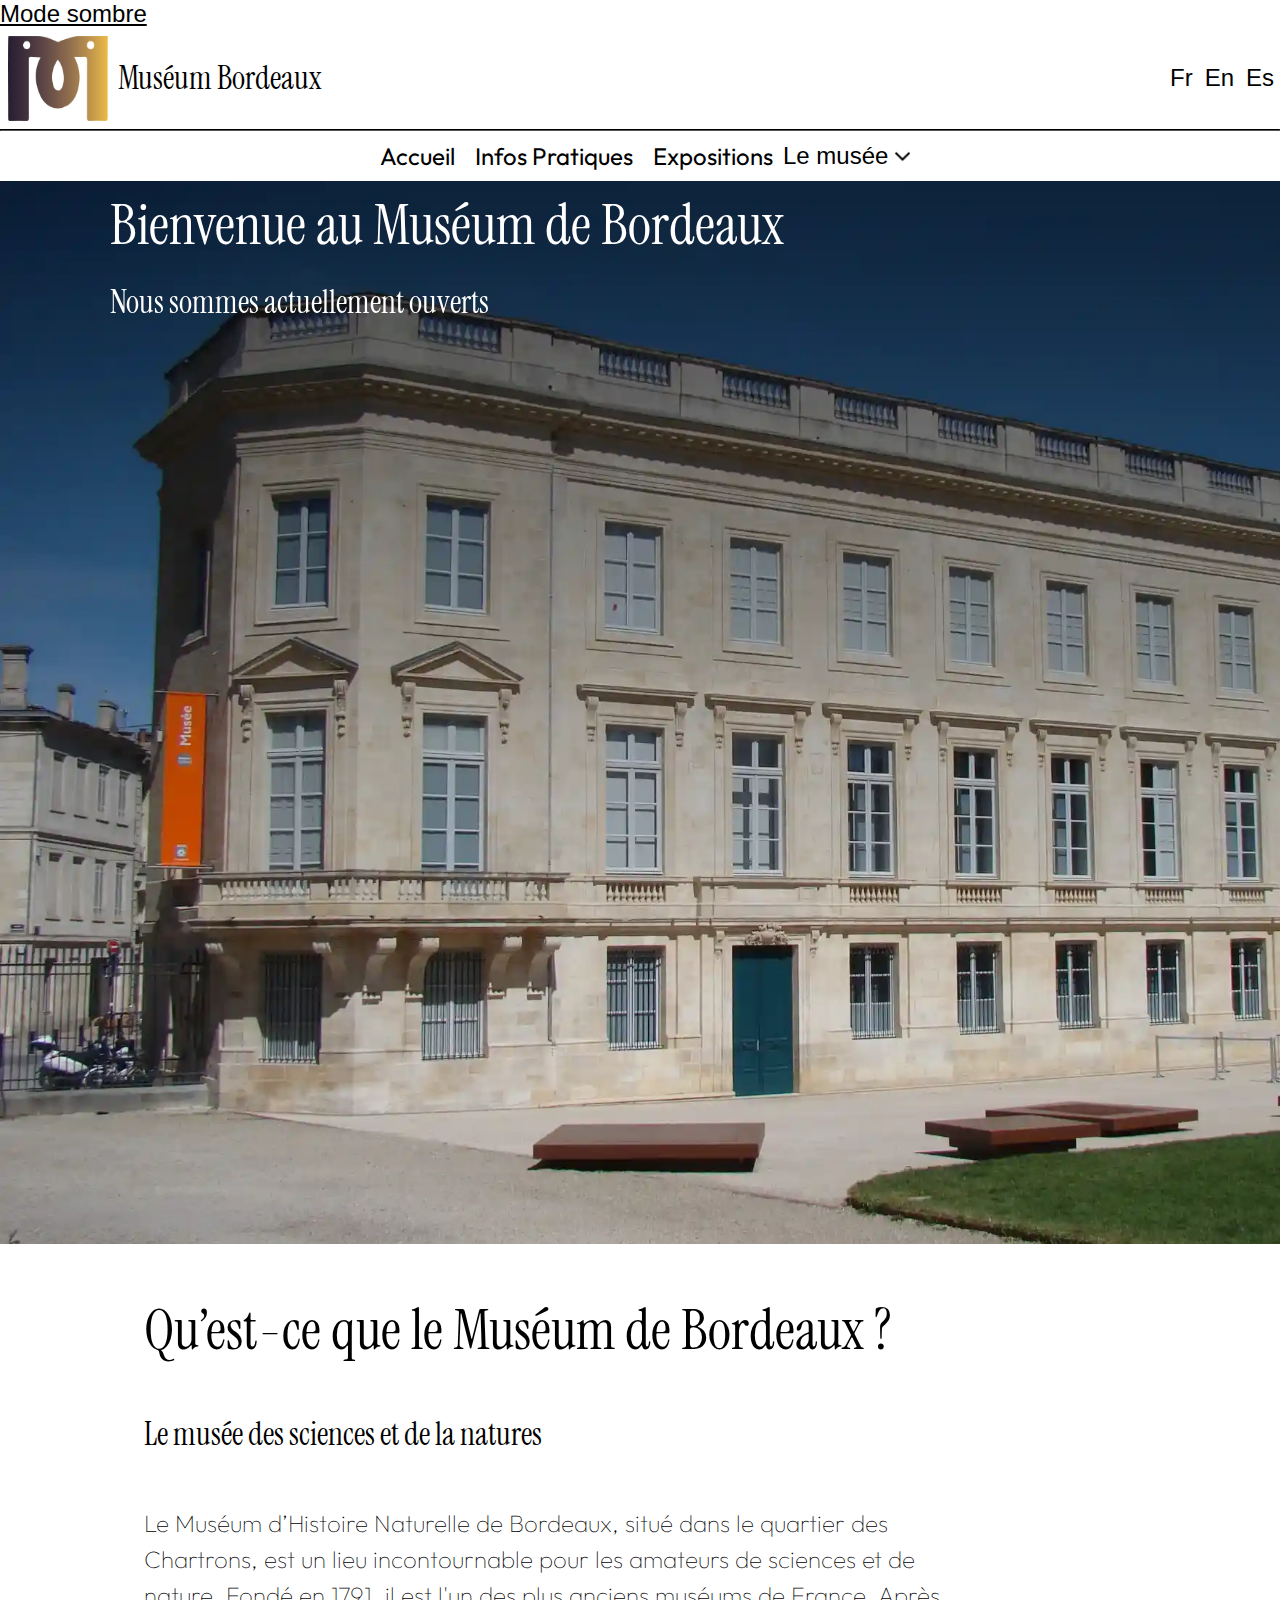
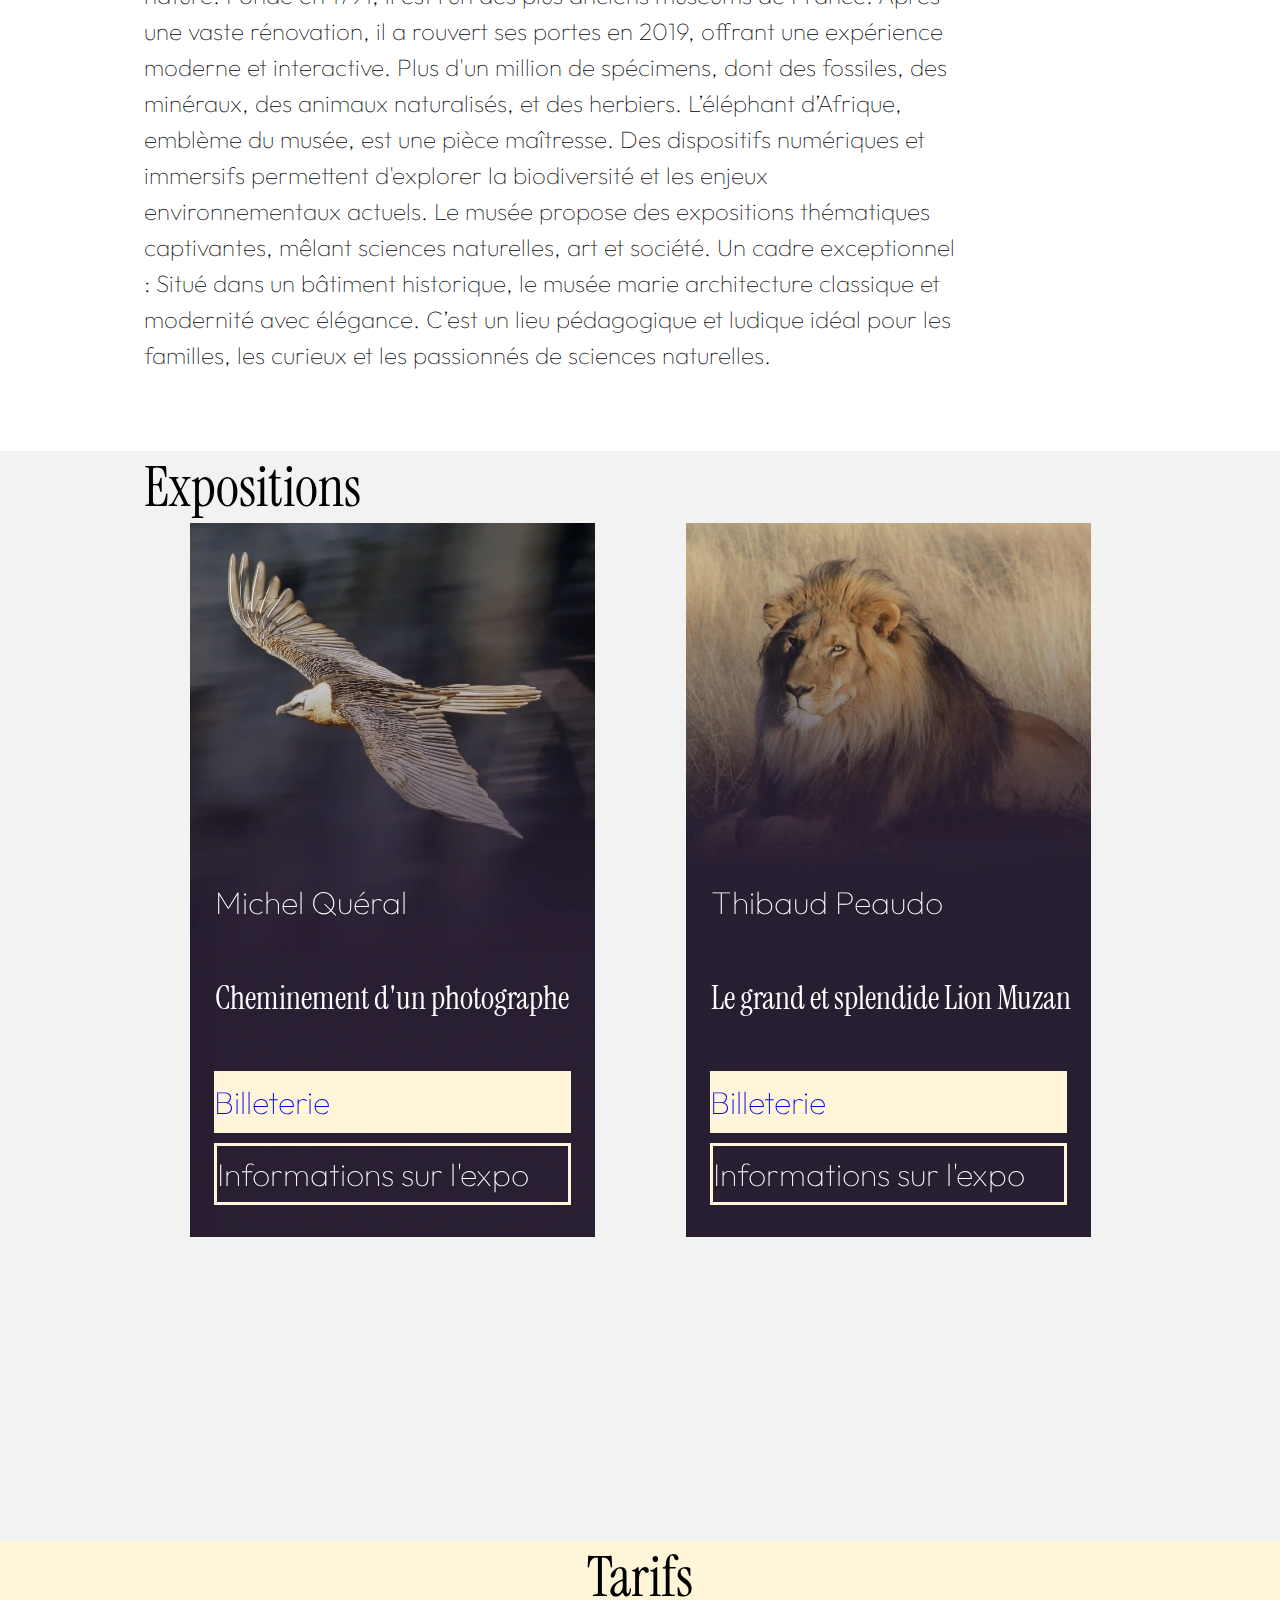
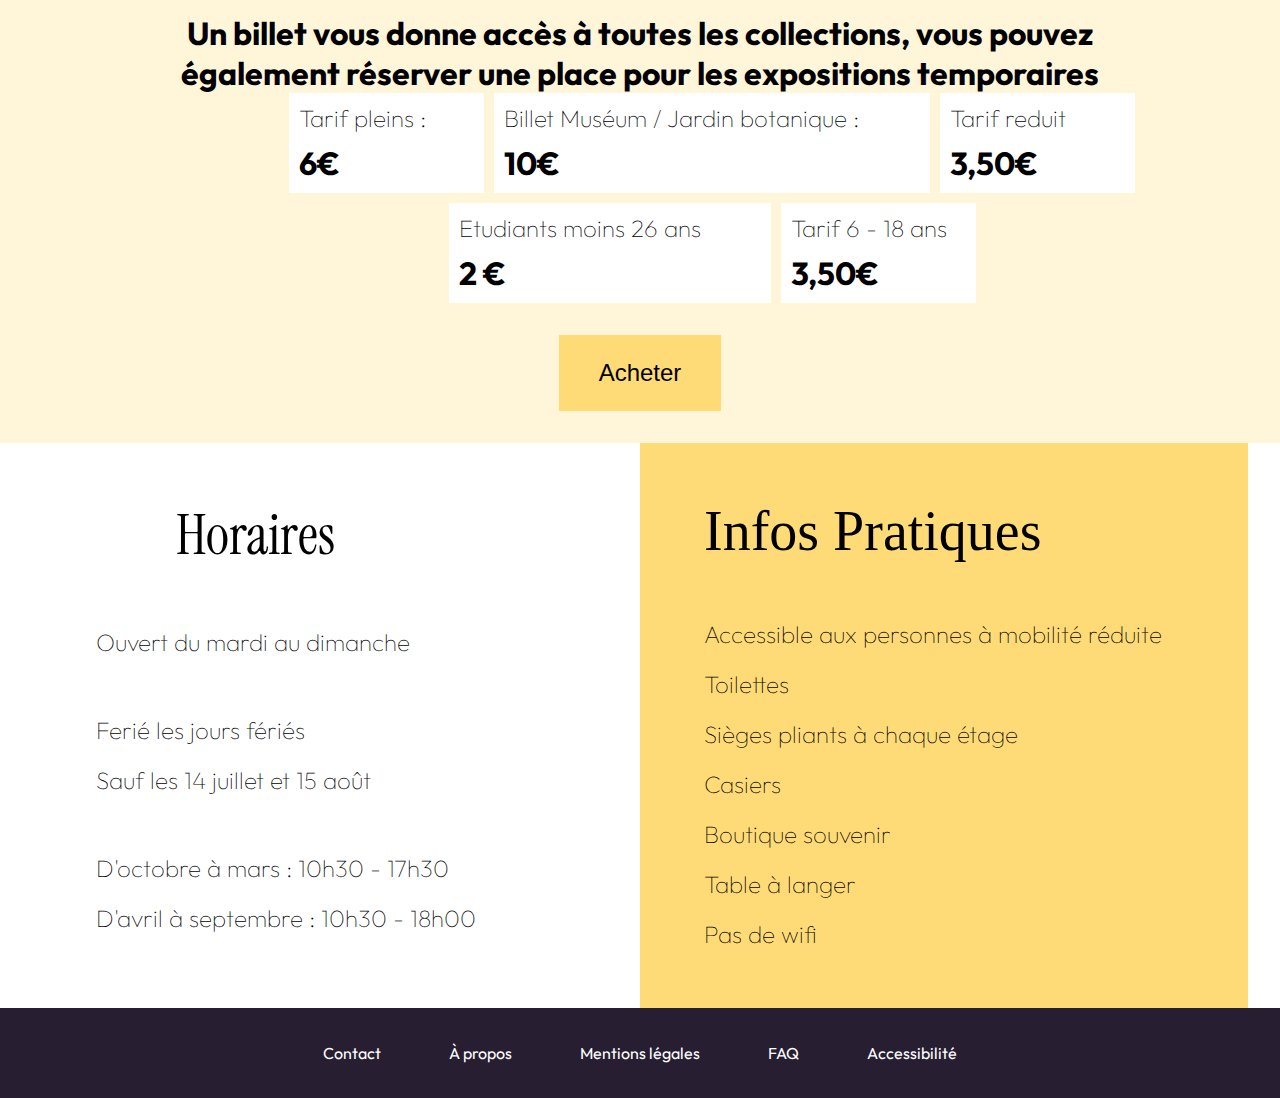
<file: index.html>
<!DOCTYPE html>
<html lang="fr">

<head>
    <link rel="stylesheet" href="stylesheet.css">
    <meta charset="UTF-8">
    <meta name="viewport" content="width=device-width, initial-scale=1.0">
    <title>Muséum de Bordeaux</title>
    <script src="javascript.js" defer></script>
</head>
<!-- test -->
<body onscroll="cachermenu()">
    <header>
        <button id="darkModeToggle">Mode sombre</button>
        <div class="divheader">
            <div class="logonom">
                <img src="images/LOGO.webp" alt="logo" width="100px">
                <h1 class="titre"> Muséum Bordeaux</h1>
            </div>

            <div id="langue" class="divheader">
                <button>Fr</button>
                <button>En</button>
                <button>Es</button>
            </div>
            <div class="menutel">
                <button popovertarget="menutelephone">
                    <img id="burger" src="images/burger.png" alt="Menu burger">
                </button>
            </div>
            <nav popover="" id="menutelephone" class="telnavig">
                <div class="lesdestinations">
                    <ul>
                        <li><a href="index.html">Accueil</a></li>
                        <li><a href="404.html">Infos pratiques</a></li>
                        <li><a href="expo.html">Expositions</a></li>
                        <li><a href="404.html">Histoire du musée</a></li>
                        <li><a href="404.html">Rénovation</a></li>
                        <li><a href="404.html">Newsletter</a></li>
                        <li><a href="404.html">Et ailleurs</a></li>
                    </ul>
                </div>
            </nav>
        </div>
        </div>
        <hr>
        <nav>
            <a href="index.html">Accueil</a>
            <a href="404.html">Infos Pratiques</a>
            <a href="expo.html">Expositions</a>
            <button id="boutonmenu" onclick="affichermenu()">
                <span>Le musée</span>
                <img class="icone" id="fleche" src="images/fleche.webp" alt="fleche">
            </button>
        </nav>
        <div id="menuderoulant">
            <a href="404.html">Histoire du musée</a>
            <a href="404.html">Rénovation</a>
            <a href="404.html">Newsletter</a>
            <a href="404.html">Et ailleurs</a>
        </div>
    </header>
    <main>
        <section class="imagemusee">
            <img class="fondmenu" src="images/fondmenu.webp" alt="Fond du musée" width="1700x">
            <h1 class="titrebienvenue"> Bienvenue au Muséum de Bordeaux</h1>
            <h2 class="soustitrebienvenue">Nous sommes actuellement ouverts</h2>
        </section>
        <section class="presentation">
            <h1>Qu’est-ce que le Muséum de Bordeaux ?</h1>
            <h2>Le musée des sciences et de la natures</h2>
            <div class="carre">
                <p>Le Muséum d’Histoire Naturelle de Bordeaux, situé dans le quartier des Chartrons, est un lieu
                    incontournable pour les amateurs de sciences et de nature. Fondé en 1791, il est l'un des plus
                    anciens
                    muséums de France. Après une vaste rénovation, il a rouvert ses portes en 2019, offrant une
                    expérience
                    moderne et interactive.
                    Plus d'un million de spécimens, dont des fossiles, des minéraux, des animaux naturalisés, et des
                    herbiers. L’éléphant d’Afrique, emblème du musée, est une pièce maîtresse.
                    Des dispositifs numériques et immersifs permettent d'explorer la biodiversité et les enjeux
                    environnementaux actuels.
                    Le musée propose des expositions thématiques captivantes, mêlant sciences naturelles, art et
                    société.
                    Un cadre exceptionnel : Situé dans un bâtiment historique, le musée marie architecture classique et
                    modernité avec élégance.
                    C’est un lieu pédagogique et ludique idéal pour les familles, les curieux et les passionnés de
                    sciences
                    naturelles.</p>
                <p class="mobtext"> Le Muséum d’Histoire Naturelle de Bordeaux, situé dans le quartier des Chartrons,
                    est un lieu
                    incontournable pour les amateurs de sciences et de nature. Fondé en 1791, il est l'un des plus
                    anciens
                    muséums de France. Après une vaste rénovation, il a rouvert ses portes en 2019, offrant une
                    expérience
                    moderne et interactive.
                </p>
            </div>
        </section>
        <section class=fondexpos>
            <section class="expos">
                <h1>Expositions</h1>
                <div id="carte" class="cards">
                    <article class="card">
                        <div class="content">
                            <img src="images/card.webp" alt="Hot air balloons">
                            <h2> Michel Quéral </h2>
                            <h1> Cheminement d'un photographe </h1>
                            <div class="button-container">
                                <button id="billet"> <span><a href="expo.html">Billeterie</a></span> </button>
                            </div>
                            <div class="button-container2">
                                <button id="infoexpo" onclick="location.href='expo.html'"> <span>Informations sur
                                        l'expo</span> </button>
                            </div>
                        </div>
                    </article>
                    <article id="carte" class="card2">
                        <div class="content2">
                            <img src="images/card2.webp" alt="Hot air balloons">
                            <h2>Thibaud Peaudo</h2>
                            <h1>Le grand et splendide Lion Muzan </h1>
                            <div class="button-container3">
                                <button id="billet2"> <span><a href="expo.html">Billeterie</a></span> </button>
                            </div>
                            <div class="button-container4">
                                <button id="infoexpo2" onclick="location.href='expo.html'"> <span>Informations sur
                                        l'expo</span> </button>
                            </div>
                        </div>
                    </article>
            </section>
        </section>
        <section id="reserver">
            <h1 class="tarifstitre">Tarifs</h1>
            <h3>Un billet vous donne accès à toutes les collections, vous pouvez <br> également réserver une place
                pour les expositions temporaires</h3>
            <div id="Infos_tarifs">
                <div>
                    <section id="tarifplein" class="tarif-box">
                        <p class="titreprix">Tarif pleins :</p>
                        <p class="prix">6€</p>
                    </section>
                    <section id="billetcouple" class="tarif-box">
                        <p class="titreprix">Billet Muséum / Jardin botanique :</p>
                        <p class="prix">10€</p>
                    </section>
                    <section id="tarifreduit" class="tarif-box">
                        <p class="titreprix">Tarif reduit</p>
                        <p class="prix">3,50€</p>
                    </section>
                </div>
                <div>
                    <section id="etudiant" class="tarif-box">
                        <p class="titreprix">Etudiants moins 26 ans</p>
                        <p class="prix">2 €</p>
                    </section>
                    <section id="tarif618ans" class="tarif-box">
                        <p class="titreprix">Tarif 6 - 18 ans</p>
                        <p class="prix">3,50€</p>
                    </section>
                </div>
            </div>
            <input class="styled" type="button" value="Acheter" />
        </section>
        <section class="horairesinfos">
            <div class="horaires">
                <h1> Horaires</h1>
                <h2> Ouvert du mardi au dimanche</h2>
                <br>
                <h2>Ferié les jours fériés</h2>
                <h2>Sauf les 14 juillet et 15 août</h2>
                <br>
                <h2>D'octobre à mars : 10h30 - 17h30</h2>
                <h2>D'avril à septembre : 10h30 - 18h00</h2>
            </div>
            <div class="infospratiques">
                <h1> Infos Pratiques</h1>
                <h2> Accessible aux personnes à mobilité réduite</h2>
                <h2>Toilettes</h2>
                <h2>Sièges pliants à chaque étage</h2>
                <h2>Casiers</h2>
                <h2>Boutique souvenir</h2>
                <h2>Table à langer</h2>
                <h2>Pas de wifi</h2>
            </div>
        </section>

    </main>
    <footer>
        <ul>
            <li><a href="">Contact</a></li>
            <li><a href="">À propos</a></li>
            <li><a href="">Mentions légales</a></li>
            <li><a href="">FAQ</a></li>
            <li><a href="">Accessibilité</a></li>
        </ul>
    </footer>
</body>

</html>
</file>
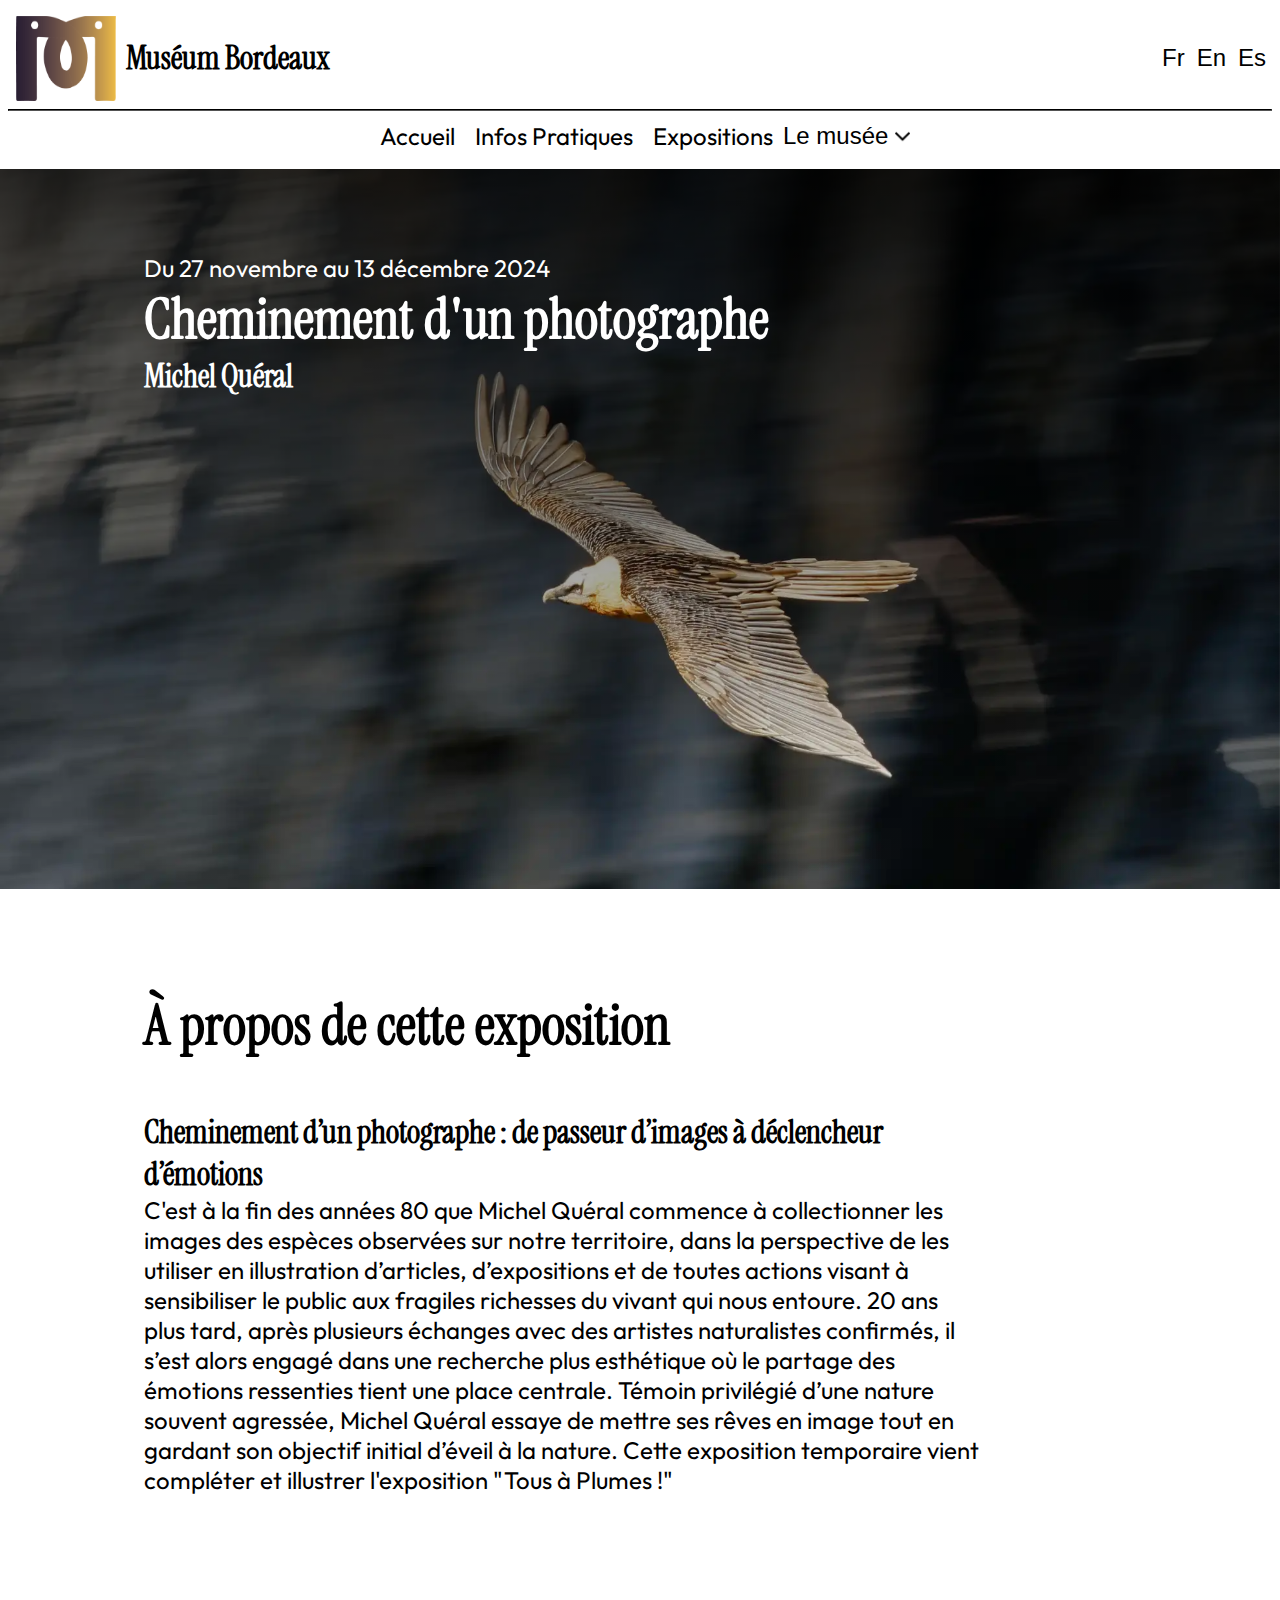
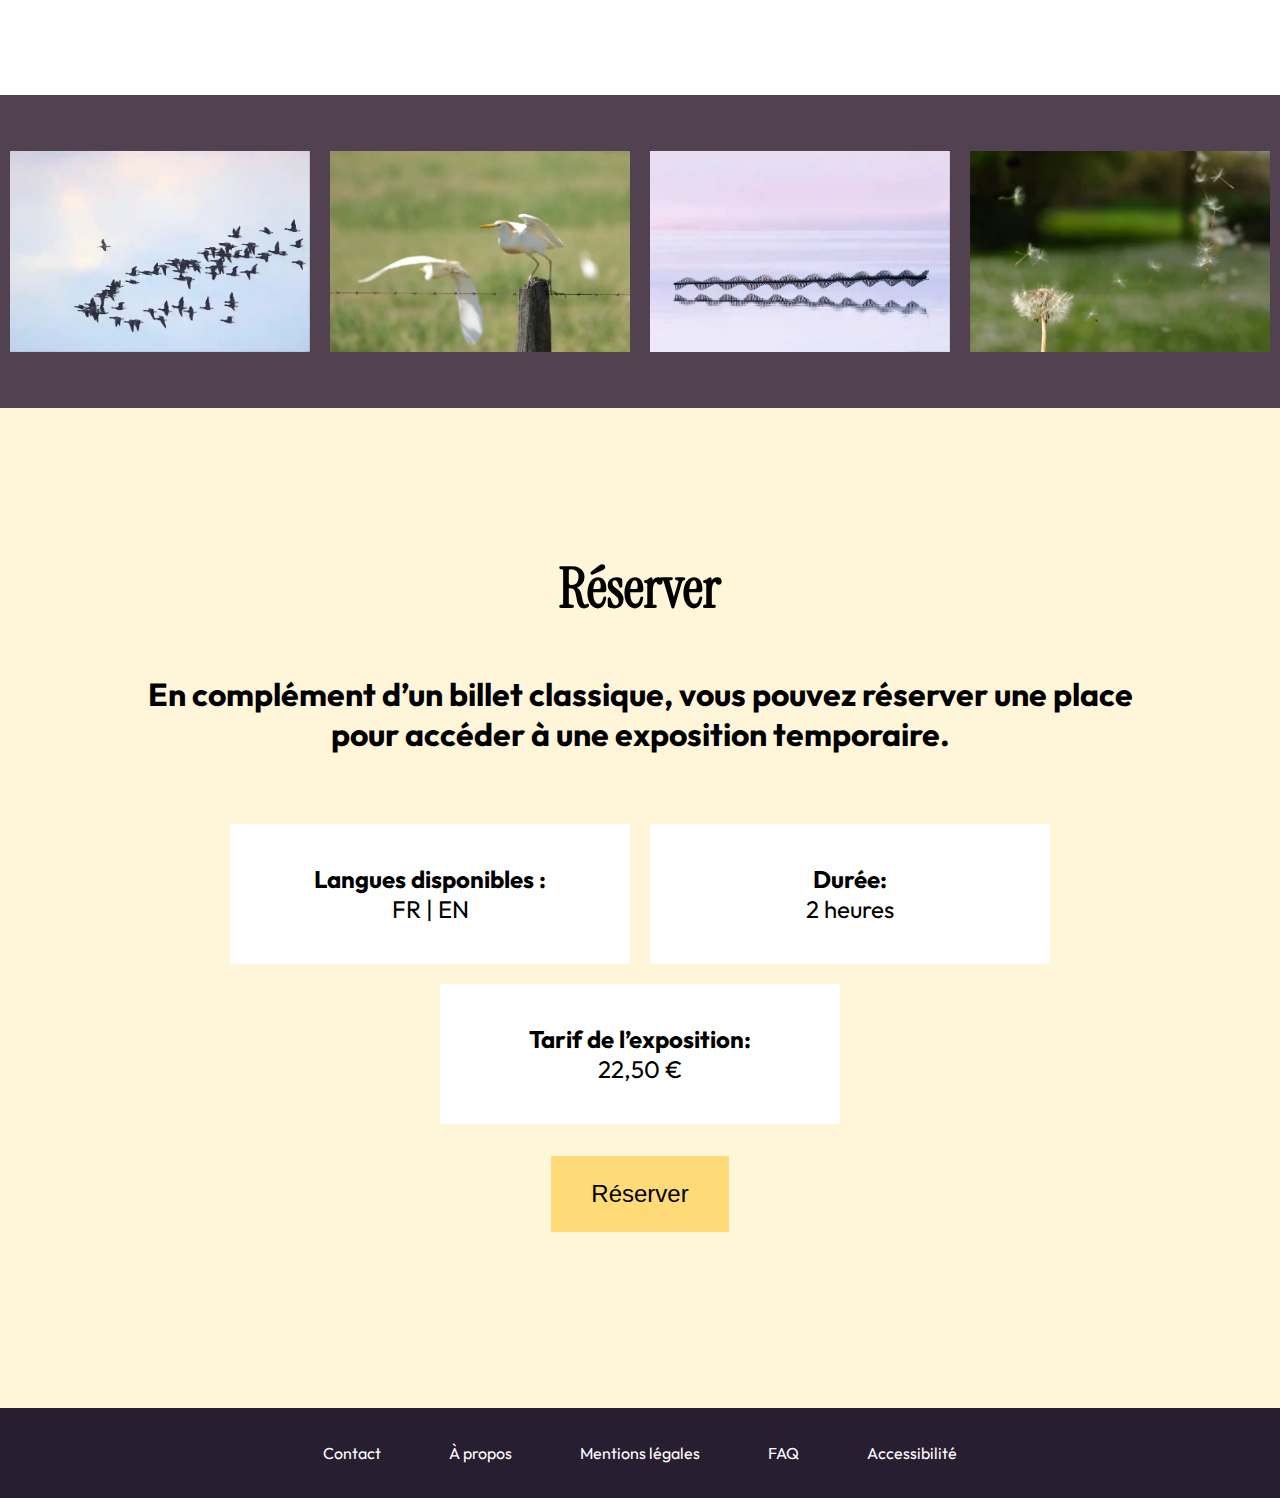
<file: expo.html>
<!DOCTYPE html>
<html lang="fr">
<head>
    <meta charset="UTF-8">
    <meta name="viewport" content="width=device-width, initial-scale=1.0">
    <title>Exposition</title>
    <link rel="stylesheet" href="style_expo.css">
    <script src="javascript.js"></script>
</head>
<body>
    <header>
        <div class="divheader">
            <div class="logonom">
                <img src="images/LOGO.webp" alt="logo" width="100px">
                <h1 class="titre"> Muséum Bordeaux</h1>
            </div>
            <div id=langue class="divheader">
                <button> Fr </button>
                <button> En </button>
                <button> Es </button>
            </div>
            <div class="menutel">
                <button popovertarget="menutelephone">
                    <img id="burger" src="images/burger.png" alt="Menu burger">
                </button>
            </div>
            <nav popover="" id="menutelephone" class="telnavig">
                <div class="lesdestinations">
                    <ul>
                        <li><a href="index.html">Accueil</a></li>
                        <li><a href="404.html">Infos pratiques</a></li>
                        <li><a href="expo.html">Expositions</a></li>
                        <li><a href="404.html">Histoire du musée</a></li>
                        <li><a href="404.html">Rénovation</a></li>
                        <li><a href="404.html">Newsletter</a></li>
                        <li><a href="404.html">Et ailleurs</a></li>
                    </ul>
                </div>
        </div>
        <hr>
        <nav>
            <a href="index.html">Accueil</a>
            <a href="404.html">Infos Pratiques</a>
            <a href="expo.html">Expositions</a>
            <button id="boutonmenu" onclick="affichermenu()">
                <span>Le musée</span>
                <img class="icone" src="images/fleche.webp" alt="fleche">
            </button>
        </nav>
        <div id="menuderoulant">
            <a href="404.html">Histoire du musée</a>
            <a href="404.html">Rénovation</a>
            <a href="404.html">Newsletter</a>
            <a href="404.html">Et ailleurs</a>
        </div>
    </header>
    <section id="le_haut"> <!-- photo + titre -->
        <p id="date">Du 27 novembre au 13 décembre 2024</p>
        <h1 id="titre_expo">Cheminement d'un photographe</h1>
        <h2 id="auteur">Michel Quéral</h2>
    </section>
    <section id="description">
        <h1>À propos de cette exposition</h1>
        <h2>Cheminement d’un photographe : de passeur d’images à déclencheur d’émotions</h2>
        <p>C'est à la fin des années 80 que Michel Quéral commence à collectionner les images des espèces observées sur notre territoire, dans la perspective de les utiliser en illustration d’articles, d’expositions et de toutes actions visant à sensibiliser le public aux fragiles richesses du vivant qui nous entoure.  
        20 ans plus tard, après plusieurs échanges avec des artistes naturalistes confirmés, il s’est alors engagé dans une recherche plus esthétique où le partage des émotions ressenties tient une place centrale.  
        Témoin privilégié d’une nature souvent agressée, Michel Quéral essaye de mettre ses rêves en image tout en gardant son objectif initial d’éveil à la nature.  
        Cette exposition temporaire vient compléter et illustrer l'exposition "Tous à Plumes !"</p>
    </section>
    <section id="gallery"> 
        <img class="fit-picture" src="images/Bernache_cravant_MSI.webp"alt="Photo d'un vol d'oiseau" />
        <img class="fit-picture" src="images/Hron_garde_boeufs_MSI.webp"alt="Photo de deux Hron garde boeufs" />
        <img class="fit-picture" src="images/Ornithography_249.webp"alt="Photo abstraire" />
        <img class="fit-picture" src="images/Pissenlit.webp"alt="Photo d'un pissenlit" />
    </section>
    <section id="reserver">
        <h1>Réserver</h1>
        <h3>En complément d’un billet classique, vous pouvez réserver une place pour accéder à une exposition temporaire.</h3>
        <div id="Infos_tarifs">
            <section id="langues" class="tarif-box"> 
                <p><strong>Langues disponibles :</strong></p>
                <p>FR | EN</p>
            </section>
            <section id="duree" class="tarif-box"> 
                <p><strong>Durée:</strong></p>
                <p>2 heures</p>
            </section>
            <section id="tarifs" class="tarif-box"> 
                <p><strong>Tarif de l’exposition:</strong></p>
                <p>22,50 €</p>
            </section>
        </div>
        <input class="styled" type="button" value="Réserver">
    </section>
    <footer>
        <ul>
            <li><a href="#">Contact</a></li>
            <li><a href="#">À propos</a></li>
            <li><a href="#">Mentions légales</a></li>
            <li><a href="#">FAQ</a></li>
            <li><a href="#">Accessibilité</a></li>
        </ul>
    </footer>
</body>
</html>
</file>
<file: stylesheet.css>
@import url('https://fonts.googleapis.com/css2?family=Outfit:wght@100..900&display=swap');
@import url('https://fonts.googleapis.com/css2?family=Instrument+Serif:ital@0;1&family=Outfit:wght@100..900&display=swap');

body {overflow-x: hidden;}

*{
    padding:0px;
    margin: 0px;
}

/*Dark mode

.dark-mode {
    background-color: #121212;
    color: white;
}

.dark-mode header, .dark-mode footer {
    background-color: #1e1e1e;
}

.dark-mode nav a {
    color: white;
}

.dark-mode #menuderoulant {
    background-color: #2a2a2a;
}

fin Dark mode*/

h1 {
    font-family: 'Instrument Serif';
    font-weight: lighter;

}

.presentation h1 {
    font-family: 'Instrument Serif';
    font-weight: lighter;
    font-size: 56px;

}


h2 {
    font-family: 'Instrument Serif';
    font-weight: lighter;
    font-size: 32px;
}

p {
    font-family: 'Outfit';
    font-weight: lighter;
    font-size: 24px;
}

header {
    width: 100%;
    padding: 0%;
    margin: 0%;
}
nav {
    font-family: 'Outfit';
    display: block;
    font-size: 24px;
    display: flex;
    flex-direction: row;
    justify-content: center;
}


nav a {
    text-decoration: none;
    color: black;
    margin: 10px;

}

nav a:hover {
    text-decoration: underline;
    color: black;
}

#menuderoulant a {
    text-decoration: none;
    color: black;
    margin: 10px;
    font-size: 24px;
    font-family: 'Outfit';

}

#menuderoulant:hover {
    text-decoration: underline;
    color: black;
}

nav a:hover {
    text-decoration: underline;
    color: black;
}

header button {
    border: 0;
    background-color: rgb(255, 255, 255);
    font-weight: 500;
    font-size: 24px;
}


header button:hover {
    text-decoration: underline;
    color: black;
}

header select {
    font-family: 'Outfit';
    border: 0px;
    appearance: none;
    font-size: 24px;
    margin: 10px;
}

.divheader {
    display: flex;
    justify-content: space-between;
}
.divheader button{
    padding-left: 6px;
    padding-right: 6px;
}

.titre {
    margin-left: 10px;
    font-size: 2em;
    margin: 21.440px;
    margin-left: 10px;
}

.logonom {
    margin: 8px;
    display: flex;
}

hr {
    border-color: black;
    border-width: 1px;
}


#menuderoulant {
    left: 50%;
    transform: translateX(-50%);
    position: absolute;
    opacity: 0;
    pointer-events: none;
    background-color: white;
    z-index: 1;
}

button img {
    width: 15px;
    height: 15px;
}




.imagemusee {
    position: relative;
    text-align: center;
    color: white;
    max-width: 100%;
}


.titrebienvenue {
    position: absolute;
    top: 8px;
    left: 40px;
    margin-left: 70px;
    font-size: 56px;
}

.soustitrebienvenue {
    position: absolute;
    top: 100px;
    left: 40px;
    margin-left: 70px;
    font-size: 32px;
}

.presentation {
    margin-right: 144px;
    margin-left: 144px;
}

.presentation h1{
    margin-block-start: 0.83em;
    margin-block-end: 0.83em;
}
.presentation h2{
    margin-block-start: 0.83em;
    margin-block-end: 0.83em;
}
.presentation p{
    margin-block-start: 1em;
    margin-block-end: 1em;
}

.carre {
    width: 812px;
    height: 570px;
    overflow: hidden;
    white-space: normal;
    text-align: left;
    line-height: 1.5;
}

.fondexpos {
    background-color: #F2F2F2;
    margin: 0;
}


.expos h1 {
    font-family: 'Instrument Serif';
    font-weight: lighter;
    font-size: 56px;
}

.expos {
    margin-right: 144px;
    margin-left: 144px;
}

.cards {
    display: flex;
    justify-content: space-around;

}

.card {
    display: grid;
    grid-template-rows: max-content 300px 1fr;
}

.card img {
    width: 405px;
    height: 714px;
    position: relative;
}

.content {
    position: relative;
}

.content h2 {
    position: absolute;
    font-size: 32px;
    font-family: 'Outfit';
    color: white;
    top: 50%;
    margin-left: 25px;
}

.content h1 {
    font-size: 32px;
    font-family: 'Instrument Serif';
    color: white;
    margin-left: 25px;
    font-weight: lighter;
    position: absolute;
    bottom: 25%;
}

.button-container {
    display: flex;
    justify-content: center;
}


#billet {
    font-size: 32px;
    font-family: 'Outfit';
    background-color: #FFF5D8;
    font-weight: lighter;
    position: absolute;
    bottom: 15%;
    border: none;
    width: 357px;
    height: 62px;
    text-align: left;
}

a {
    text-decoration-line: none;
}


.button-container2 {
    display: flex;
    justify-content: center;
}

.button-container2 button {
    font-size: 32px;
    font-family: 'Outfit';
    color: white;
    background-color: #fff5d800;
    font-weight: lighter;
    position: absolute;
    bottom: 5%;
    border: 3px solid #000;
    border-color: #FFF5D8;
    width: 357px;
    height: 62px;
    text-align: left;
}

.card2 {
    display: grid;
    grid-template-rows: max-content 300px 1fr;
}

.card2 img {
    width: 405px;
    height: 714px;
    position: relative;
}

.content2 {
    position: relative;
}

.content h1{
    margin-block-start: 1.33em;
    margin-block-end: 1.33em;
}

.content2 h2 {
    position: absolute;
    font-size: 32px;
    font-family: 'Outfit';
    color: white;
    top: 50%;
    margin-left: 25px;



}

.content2 h1 {
    margin-block-start: 1.33em;
    margin-block-end: 1.33em;
    font-size: 32px;
    font-family: 'Instrument Serif';
    color: white;
    margin-left: 25px;
    font-weight: lighter;
    position: absolute;
    bottom: 25%;

}

button img {
    width: 15px;
    height: 15px;
}

.button-container3 {
    display: flex;
    justify-content: center;
}


#billet2 {
    font-size: 32px;
    font-family: 'Outfit';
    background-color: #FFF5D8;
    font-weight: lighter;
    position: absolute;
    bottom: 15%;
    border: none;
    width: 357px;
    height: 62px;
    text-align: left;
}

.button-container4 {
    display: flex;
    justify-content: center;
}

.button-container4 button {
    font-size: 32px;
    font-family: 'Outfit';
    color: white;
    background-color: #fff5d800;
    font-weight: lighter;
    position: absolute;
    bottom: 5%;
    border: 3px solid #000;
    border-color: #FFF5D8;
    width: 357px;
    height: 62px;
    text-align: left;
}

.button-container4 button:hover {
    background-color: #F3CA3D;
    color: black;
    border-color: #F3CA3D;
}

.button-container2 button:hover {
    background-color: #F3CA3D;
    color: black;
    border-color: #F3CA3D;
}

.button-container3 button:hover {
    background-color: #F3CA3D;
    color: black;
    border-color: #F3CA3D;
}

#billet:hover {
    background-color: #F3CA3D;
    color: black;
    border-color: #F3CA3D;
}

#billet2:hover {
    background-color: #F3CA3D;
    color: black;
    border-color: #F3CA3D;
}

.horairesinfos {
    display: flex;
    justify-content: center;

}

.horaires h1 {
    margin-block-start: 1em;
    margin-block-end: 1em;
    font-family: 'Instrument Serif';
    font-weight: lighter;
    font-size: 56px;
    margin-left: 144px;
}

.horaires h2 {
    font-family: 'Outfit';
    font-weight: lighter;
    font-size: 24px;
    margin-left: 64px;
    margin-block-start: 0.83em;
    margin-block-end: 0.83em;
}

.horaires {
    background-color: #ffffff;
    width: 608px;
    height: 565px;
}

.infospratiques h1 {
    margin-block-start: 1em;
    margin-block-end: 1em;
    font-family: 'Instrument_Serif';
    font-weight: lighter;
    font-size: 56px;
    margin-left: 64px;
}

.infospratiques h2 {
    font-family: 'Outfit';
    font-weight: lighter;
    font-size: 24px;
    margin-left: 64px;
    margin-block-start: 0.83em;
    margin-block-end: 0.83em;
}

.infospratiques {
    background-color: #FFDB78;
    width: 608px;
    height: 565px;
}

footer {
    background-color: #281E32;
    text-align: center;
    padding: 35px;
    box-sizing: border-box;
    width: 100%;
}

footer ul {
    list-style-type: none;
    padding: 0;
    margin: 0;
    display: inline-block;
}

footer ul li {
    display: inline;
    margin: 0 32px;
}

footer a {
    text-decoration: none;
    color: #ffffff;
    font-family: outfit;
}

footer a:hover {
    text-decoration: underline;
}

#Infos_tarifs {
    display: flex;
    flex-direction: column;
    width: calc(100% - 288px);
    margin-left: 144px;
    gap: 10px;
}

#Infos_tarifs div {
    justify-content: center;
    display: flex;
    gap: 10px;
}

#Infos_tarifs section {
    background-color: #ffffff;
    text-align: left;
}

.tarifstitre {
    font-family: 'Instrument Serif';
    font-size: 56px;
}

#reserver h3 {
    font-family: 'Outfit';
    font-size: 32px;
}

.prix {
    font-size: 32px;
    font-weight: bold;
    margin: 10px;
}

.titreprix {
    margin: 10px;
}

#tarifplein {
    width: 195px;
    height: 100px;
}

#tarifreduit {
    width: 195px;
    height: 100px;
}

#billetcouple {
    width: 436px;
    height: 100px;
}

#etudiant {
    width: 322px;
    height: 100px;
}

#tarif618ans {
    width: 195px;
    height: 100px;
}


#reserver {
    background-color: #FFF5D8;
    display: flex;
    flex-direction: column;
    align-items: center;
    text-align: center;
    gap: 0px;
    margin: 0;
}

#le_haut h1 {
    margin: 0;
}

#le_haut {
    background-image: linear-gradient(to bottom, rgba(0, 0, 0, 0.8), rgba(0, 0, 0, 0)),
        url("images/grois_oiseau.jpg");
    background-size: cover;
    background-position: center;
    background-repeat: no-repeat;
    color: white;
    padding: 84px 0 0 144px;
    text-align: left;
    height: 80vh;
    box-sizing: border-box;
}

#gallery {
    background-color: #514151;
    display: flex;
    justify-content: space-around;
    width: 100%;
    padding-left: 144px;
    padding-right: 144px;
    padding-top: 56px;
    padding-bottom: 56px;
    box-sizing: border-box;
    overflow: hidden;
    gap: 20px;
}

#gallery img {
    height: auto;
    margin: 0 auto;
    display: block;
    width: 350px;
}

.fit-picture {
    width: 150px;
}

.styled {
    border: 0;
    font-size: 24px;
    padding: 24px 40px;
    text-align: center;
    color: #000000;
    background-color: #FFDB78;
    margin: 32px;
}

.styled:hover {
    background-color: #FECA3D;
}

/* SECTION RÉSERVÉE Pour les petites résolutions d'écran genre une fenetre a la verticale, un écran tourné, ou un téléphone vertical comme une iPhone 42 pro max ultra */
@media (max-width: 1024px) {
    .horairesinfos {
        flex-direction: column;
    }
    #langue {
        display: none ;
    }

    header nav {
        display: none;
    }

    #listedesexpo {
        max-width: 90%;
    }

    .fondexpos {
        overflow-x : hidden
    }

    .horairesinfos div {
        width: 100%;  
        margin: 10px 0;
    }
}
@media (max-width: 768px) {
    .horairesinfos div {
        width: 100%;
        margin : 10px 0px;  
    }
}
@media (max-width: 768px) {
    .horairesinfos div {
        width: 100%; 
        margin: 10px 0;
    }
}

@media (max-width: 1024px) {
    .fondmenu {
        width: 100%;
        margin : 10px 0;

    }
}

@media (max-width: 1024px) {
    .titrebienvenue {
        width: 0%;
        margin : 10px 0;
        font-size: 0;

    }
}

@media (max-width: 1024px) {
    .soustitrebienvenue {
        width: 0%;
        margin : 10px 0;
        font-size: 0;

    }
}
@media (max-width: 1024px) {
    .presentation {
        width: auto;
        margin-right: 24px;
        margin-left: 24px;
    }
}

@media (max-width: 1024px) {
    .presentation h1 {
        width: 100%;
        font-size: 20px;
    }
}

@media (max-width: 1024px) {
    .presentation h2 {
        width: 100%;
        font-size: 16px;
        font-family: 'Outfit';
        font-weight: bold;
    }
}

@media (max-width: 1024px) {
    .presentation p {
        width: 100%;
        font-size: 0;
        font-family: 'Outfit';
    }
}

@media (max-width: 1024px) {
    .presentation .mobtext {
        width: 100%;
        font-size: 16px;
        font-family: 'Outfit';
    }
}

@media (min-width: 1024px) {
    .presentation p {
        width: 100%;
        font-size: 24px;
        font-family: 'Outfit';
    }
}

@media (min-width: 1024px) {
    .presentation .mobtext {
        width: 100%;
        font-size: 16px;
        font-family: 'Outfit';
        display:none;
    }
}

@media (max-width: 1024px) {
    .carre {
        width: auto;
        height: auto;
    }
}

@media (max-width: 1024px) {
    .fondexpos {
        width: auto;
        height: auto;
        
    }
}

@media (max-width: 1024px) {
    .expos h1 {
        width: 100%;
        padding-top: 24px;
        font-size: 20px;
    }
}

@media (max-width: 1024px) {
    .expos {
        width: 100%;
        margin-right: 24px;
        margin-left: 24px;
        
    }
}

@media (max-width: 1024px) {
    .cards {
        width: auto;
        flex-direction: column;
        gap: 24px;
    }
}

@media (max-width: 1024px) {
    .card {
        width: 200px;
        grid-template-rows: max-content 0px 1fr;
    }
}
@media (max-width: 1024px) {
    .card img {
        width: 300px;
        height: 638px;
    }
}

@media (max-width: 1024px) {
    .content h2 {
        font-size: 24px;
    }
    .content h1 {
        font-size: 24px;
    }
    .content2 h2 {
        font-size: 24px;
    }
    .content2 h1 {
        font-size: 24px;
    }
}
@media (max-width: 1024px) {
    #billet {
        width: 194px;
        height: 52px;
    }
}

@media (max-width: 1024px) {
    #billet span{
        width: 194px;
        height: 52px;
        font-size: 16px;
        display: flex;
        justify-content: center;
    }
}

@media (max-width: 1024px) {
    #infoexpo {
        width: 194px;
        height: 52px;
    }
}

@media (max-width: 1024px) {
    #infoexpo span {
        font-size: 16px;
        display: flex;
        justify-content: center;
    }
}

@media (max-width: 1024px) {
    .card2 {
        width: 200px;
        grid-template-rows: max-content 170px 1fr;
    }
}
@media (max-width: 1024px) {
    .card2 img {
        width: 300px;
        height: 638px;
    }
}
@media (max-width: 1024px) {
    #billet2 {
        width: 194px;
        height: 52px;
    }
}

@media (max-width: 1024px) {
    #billet2 span{
        width: 194px;
        height: 52px;
        font-size: 16px;
        display: flex;
        justify-content: center;
    }
}

@media (max-width: 1024px) {
    #infoexpo2 {
        width: 194px;
        height: 52px;
    }
}

@media (max-width: 1024px) {
    #infoexpo2 span {
        font-size: 16px;
        display: flex;
        justify-content: center;
    }
}


@media (max-width: 1024px) {
    .tarifstitre {
        font-size: 24px;
    }
    #reserver h3{
        font-size: 16px;
    }
    #reserver div{
        flex-direction: column;
        justify-content: center;
    }
    #Infos_tarifs{
        margin-left: 0px;
        width: 272px;
    }
    .titreprix{
        font-size: 16px;
    }
    .prix{
        font-size: 20px;
    }
    #tarifplein{
        width: 272px;
        height: 73px;
    }
    #billetcouple{
        width: 272px;
        height: 73px;
    }
    #tarifreduit{
        width: 272px;
        height: 73px;
    }
    #etudiant{
        width: 272px;
        height: 73px;
    }
    #tarif618ans{
        width: 272px;
        height: 73px;
    }
}


@media (max-width: 1024px) {
    .horaires{
        height: 327px;
    }
    .horaires h1{
        font-size: 24px;
    }
    .horaires h2{
        font-size: 16px;
    }
    .infospratiques{
        height: 461px;
    }
    .infospratiques h1{
        font-size: 24px;
        margin-left: 24px;
    }
    .infospratiques h2{
        margin: 24px;
        font-size: 16px;
    }
}

@media (max-width: 1024px) {
    .menutel  {
        display: flex;
    }
    #burger{
        width: 50px;
        height: 50px;
        background-color: #FFF5D8;
    }
}

/* fin de la section reservée pour les petis ecran (encore plus petits que Hélène) */
@media (min-width: 1024px){
.menutel{
    display: none;
    justify-content: center;
    align-items: center;   
}
}
[popover]{
left: 46px;
top: 25%;
height: 150px;
width: 300px;
opacity: 0;
pointer-events: none;
border-color: #F3CA3D;
border-width: 5px;
}

:popover-open {
    pointer-events: auto;
    opacity: 1;
}

.telnavig {
    display: flex;
    flex-direction: column;
}
</file>
<file: style_expo.css>
@import url('https://fonts.googleapis.com/css2?family=Outfit:wght@100..900&display=swap');
@import url('https://fonts.googleapis.com/css2?family=Instrument+Serif:ital@0;1&family=Outfit:wght@100..900&display=swap');

* { /* pour enlever les trucs par défaut du navigateur */
    margin: 0;
    padding: 0;
}

body {
    overflow-x: hidden;
}
#date {
    margin-left: 0px;
    font-family: outfit;
    font-size: 24px;

}


h1 {
    font-family: 'Instrument Serif';
    font-size: 56px;
    margin-bottom: 50px;
}

h2 {
    font-family: 'Instrument Serif';
    font-size: 32px;
    margin-left: 0px;
}

h3 {
    font-family: Outfit;
    font-size: 32px;
    margin-bottom: 70px;
    margin-left: 0px;
}

p {
    margin-left: 0px;
    margin-right: 0px;
    font-family: outfit;
    font-size: 24px;
}

/* Section RÉSERVÉE au HEADER*/
header{
    margin: 8px;
}
nav {
    font-family: 'Outfit';
    display: block;
    font-size: 24px;
    display: flex;
    flex-direction: row;
    justify-content: center;
}


nav a {
    text-decoration: none;
    color: black;
    margin: 10px;

}

nav a:hover {
    text-decoration: underline;
    color: black;
}



#menuderoulant a {
    text-decoration: none;
    color: black;
    margin: 10px;
    font-size: 24px;
    font-family: 'Outfit';

}

#menuderoulant:hover {
    text-decoration: underline;
    color: black;
}

nav a:hover {
    text-decoration: underline;
    color: black;
}

header button {
    border: 0;
    background-color: rgb(255, 255, 255);
    font-weight: 500;
    font-size: 24px;
}


header button:hover {
    text-decoration: underline;
    color: black;
}

header select {
    font-family: 'Outfit';
    border: 0px;
    appearance: none;
    font-size: 24px;
    margin: 10px;
}

.divheader {
    display: flex;
    justify-content: space-between;
}
.divheader button{
    padding-left: 6px;
    padding-right: 6px;
}

.titre {
    margin-left: 10px;
    font-size: 2em;
    margin: 21.440px;
    margin-left: 10px;
}

.logonom {
    margin: 8px;
    display: flex;
}

hr {
    border-color: black;
    border-width: 1px;
}


#menuderoulant {
    transition: opacity 0.3s ease-in-out;
    left: 50%;
    transform: translateX(-50%);
    position: absolute;
    opacity: 0;
    pointer-events: none;
    background-color: white;
    z-index: 1;
}

#menuderoulant.show {
    opacity: 1;
    pointer-events: all;
}


button img {
    width: 15px;
    height: 15px;
}


/* FIN de la section RÉSERVÉE au HEADER*/

#reserver {
    background-color: #FFF5D8;
    display: flex;
    flex-direction: column;
    align-items: center;
    text-align: center;
    gap: 0px;
    margin: 0;
    padding: 144px;
}

#le_haut h1 {
    margin: 0;
}

#le_haut {
    background-image: linear-gradient(to bottom, rgba(0, 0, 0, 0.8), rgba(0, 0, 0, 0)),
    url("images/grois_oiseau.webp");
    background-size: cover;
    background-position: center;
    background-repeat: no-repeat;
    color: white;
    padding: 84px 0 0 144px;
    text-align: left;
    height: 80vh;
    box-sizing: border-box;
}

#gallery {
    background-color : #514151;
    display: flex; 
    justify-content: center; 
    width: 100%; 
    padding-left: 144px; 
    padding-right: 144px;
    padding-top : 56px ;
    padding-bottom : 56px ;
    box-sizing: border-box;
    overflow: hidden; 
    gap: 20px; 
}

#gallery img {
    width: 100%;
    max-width: 300px;
    height: auto;
}


.fit-picture {
    width: 150px;
}

#Infos_tarifs {
    display: flex;
    flex-wrap: wrap;
    justify-content: center;
    gap: 20px;
}

#Infos_tarifs section {
    background-color: #ffffff;
    border: none;
    padding: 40px;
    text-align: center;
    box-sizing: border-box; 
    flex: 1 1 300px; 
    max-width: 400px; 
}
    #description{ 
        padding: 100px 300px 200px 144px;
    }

/* SECTION RÉSERVÉE Pour les petites résolutions d'écran genre une fenetre a la verticale, un écran tourné, ou un téléphone vertical comme une iPhone 42 pro max ultra */
@media (max-width: 1024px) {
    #reserver {
        margin: 0%;
        padding: 0%;
    }
    #Infos_tarifs {
        flex-direction: column;
    }
    #description p, h1, h2, h3{
        margin : 0;
        padding: 0;
    }
    #description {
        margin-top: 5%;
        width: 90%;
        margin-left: 5%;
        padding:0;
        padding-bottom: 50px;
    }
    #date {
        padding-top: 10%;
        margin-left: 5%;
    }
    h1#titre_expo {
        margin: 5%;
    }
    h2#auteur {
        margin : 5% ;
    }
    p {
        font-weight: 16px;
    }
    h2, h3 {
        font-weight: 24px;
    }
    h1{
        font-weight: 2Opx;
    }
    img {
        max-width: 90%;
    }
    #le_haut {
        width: 100%;
        margin: 0;
        padding : 0;
    }
    header {
        width: 100%;
        padding: 0%;
        margin: 0%;
    }
    #langue {
        display: none ;
    }

    header nav {
        display: none;
    }

    #Infos_tarifs section {
        width: 100%;  
        margin: 10px 0;
    }
    #gallery {
        width: 100%;
        flex-direction: column;
        padding: 10% ;
    }

}
@media (max-width: 768px) {
    #Infos_tarifs section {
        width: 100%;
        margin : 10px 0px;  
    }
}
@media (max-width: 768px) {
    #Infos_tarifs section {
        width: 100%; 
        margin: 10px 0;
    }
    p, h1, h2, h3 {
        margin-left: 16px;
        margin-right: 16px;
    }
}
/* fin de la section reservée pour les petis ecran (encore plus petits que Hélène et oauis, c'est possible) */

.styled {
    border: 0;
    font-size: 24px;
    padding: 24px 40px;
    text-align: center;
    color: #000000;
    background-color: #FFDB78;
    margin: 32px;
}

.styled:hover {
    background-color: #FECA3D;
}

footer {
    background-color: #281E32;
    text-align: center;
    padding: 35px;
    box-sizing: border-box;
    width: 100%;
}

footer ul {
    list-style-type: none;
    padding: 0;
    margin: 0;
    display: inline-block;
}

footer ul li {
    display: inline;
    margin: 0 32px;
}

footer a {
    text-decoration: none;
    color: #ffffff;
    font-family: outfit;
}

footer a:hover {
    text-decoration: underline;
}

@media (min-width: 1024px){
    .menutel{
        display: none;
        justify-content: center;
        align-items: center;   
    }
    }
    [popover]{
    left: 46px;
    top: 25%;
    height: 150px;
    width: 300px;
    opacity: 0;
    pointer-events: none;
    border-color: #F3CA3D;
    border-width: 5px;
    }
    
    :popover-open {
        pointer-events: auto;
        opacity: 1;
    }
    
    .telnavig {
        display: flex;
        flex-direction: column;
    }

    
@media (max-width: 1024px) {
    .menutel  {
        display: flex;
    }
    #burger{
        width: 50px;
        height: 50px;
        background-color: #FFF5D8;
    }
}
</file>
